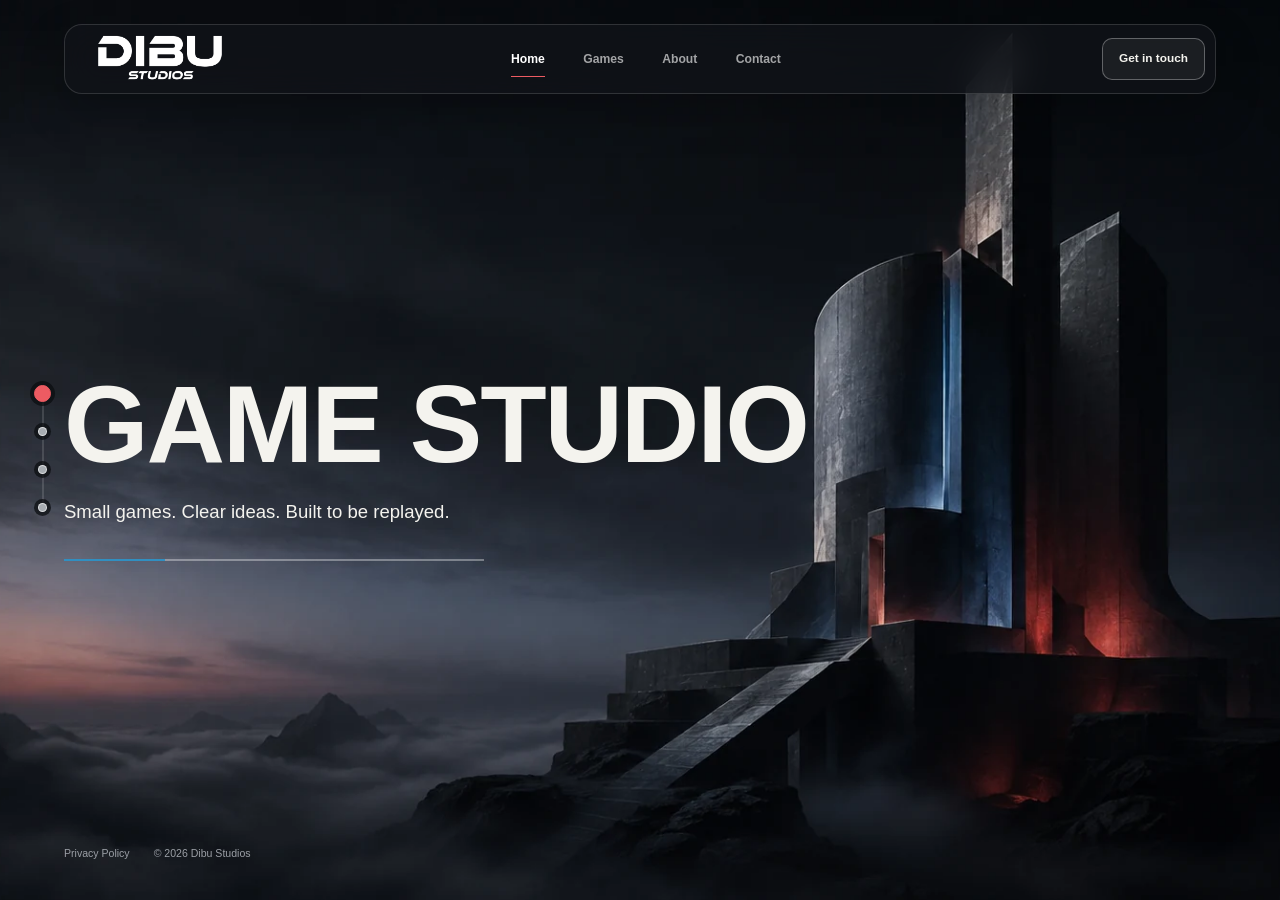
<file: index.html>
<!doctype html>
<html lang="en">
<head>
  <meta charset="utf-8">
  <meta name="viewport" content="width=device-width, initial-scale=1">
  <meta name="description" content="Dibu Studios is an independent game studio creating focused, replayable games with a strong visual identity.">
  <meta name="theme-color" content="#0b0d10">
  <meta property="og:title" content="Dibu Studios">
  <meta property="og:description" content="Small games. Clear ideas. Built to be replayed.">
  <meta property="og:type" content="website">
  <title>Dibu Studios</title>
  <link rel="stylesheet" href="style.css">
</head>
<body class="presentation-page">
  <header class="site-header">
    <div class="nav-shell">
      <a class="brand panel-link" href="#home" data-panel="home" aria-label="Dibu Studios home">
        <img src="logo.png" alt="Dibu Studios" width="1080" height="1080">
      </a>
      <button class="menu-button" type="button" aria-label="Open navigation" aria-expanded="false" aria-controls="primary-navigation">
        <span></span>
        <span></span>
        <span></span>
      </button>
      <nav id="primary-navigation" aria-label="Primary navigation">
        <a class="panel-link" href="#home" data-panel="home">Home</a>
        <a class="panel-link" href="#games" data-panel="games">Games</a>
        <a class="panel-link" href="#about" data-panel="about">About</a>
        <a class="panel-link" href="#contact" data-panel="contact">Contact</a>
      </nav>
      <a class="contact-button" href="mailto:dibustudiosofficial@gmail.com?subject=Dibu%20Studios%20Website%20Contact">Get in touch</a>
    </div>
  </header>

  <main class="stage" aria-live="polite">
    <section class="panel panel-home is-active" id="home" data-panel-index="0" aria-labelledby="home-title">
      <div class="panel-background" aria-hidden="true"></div>
      <div class="panel-shade" aria-hidden="true"></div>
      <div class="panel-content home-content">
        <h1 id="home-title">GAME STUDIO</h1>
        <p class="home-statement">Small games. Clear ideas. Built to be replayed.</p>
      </div>
    </section>

    <section class="panel panel-games" id="games" data-panel-index="1" aria-labelledby="games-title" aria-hidden="true">
      <div class="panel-background" aria-hidden="true"></div>
      <div class="panel-shade" aria-hidden="true"></div>
      <div class="panel-content games-content">
        <div class="games-heading">
          <p class="panel-kicker">Featured Game</p>
          <h2 id="games-title">CIRCULATE</h2>
          <p class="game-type">Reflex Arcade</p>
        </div>
        <div class="games-copy">
          <p class="game-description">A fast-paced reflex arcade game built around timing, precision, streaks, and score chasing.</p>
          <p class="game-metadata">One-touch gameplay <span>&middot;</span> Global leaderboards <span>&middot;</span> Coin progression <span>&middot;</span> Cosmetic cursor skins</p>
          <p class="platforms">
            <a href="https://apps.apple.com/app/id6803274012" target="_blank" rel="noopener noreferrer">iOS</a>
            <span>&middot;</span>
            <a href="https://play.google.com/store/apps/details?id=com.dibustudios.circulate" target="_blank" rel="noopener noreferrer">Android</a>
          </p>
        </div>
      </div>
    </section>

    <section class="panel panel-about" id="about" data-panel-index="2" aria-labelledby="about-title" aria-hidden="true">
      <div class="panel-background" aria-hidden="true"></div>
      <div class="panel-shade" aria-hidden="true"></div>
      <div class="panel-content about-content">
        <p class="panel-kicker">The Studio</p>
        <h2 id="about-title">ABOUT</h2>
        <p>Dibu Studios is an independent game studio creating focused games built around simple mechanics, strong visual identity, and replayability.</p>
      </div>
    </section>

    <section class="panel panel-contact" id="contact" data-panel-index="3" aria-labelledby="contact-title" aria-hidden="true">
      <div class="panel-background" aria-hidden="true"></div>
      <div class="panel-content contact-content">
        <header class="contact-heading">
          <p class="panel-kicker">Start a conversation</p>
          <h2 id="contact-title">CONTACT</h2>
          <a href="mailto:dibustudiosofficial@gmail.com">dibustudiosofficial@gmail.com</a>
        </header>

        <form id="contact-form" action="mailto:dibustudiosofficial@gmail.com?subject=Dibu%20Studios%20Website%20Contact" method="post" enctype="text/plain">
          <div class="field-row">
            <div class="field">
              <label for="contact-name">Name</label>
              <input id="contact-name" name="name" type="text" autocomplete="name" required>
            </div>
            <div class="field">
              <label for="contact-email">Email</label>
              <input id="contact-email" name="email" type="email" autocomplete="email" required>
            </div>
          </div>
          <div class="field">
            <label for="contact-message">Message</label>
            <textarea id="contact-message" name="message" rows="4" required></textarea>
          </div>
          <button type="submit">Submit <span aria-hidden="true">&#8599;</span></button>
        </form>
      </div>
    </section>
  </main>

  <div class="scene-rail" role="navigation" aria-label="Presentation sections">
    <button class="scene-dot panel-link is-active" type="button" data-panel="home" aria-label="Home">
      <span class="sr-only">Home</span>
    </button>
    <button class="scene-dot panel-link" type="button" data-panel="games" aria-label="Games">
      <span class="sr-only">Games</span>
    </button>
    <button class="scene-dot panel-link" type="button" data-panel="about" aria-label="About">
      <span class="sr-only">About</span>
    </button>
    <button class="scene-dot panel-link" type="button" data-panel="contact" aria-label="Contact">
      <span class="sr-only">Contact</span>
    </button>
  </div>

  <div class="presentation-footer">
    <a href="privacy.html">Privacy Policy</a>
    <p>&copy; 2026 Dibu Studios</p>
  </div>

  <script src="script.js"></script>
</body>
</html>
</file>
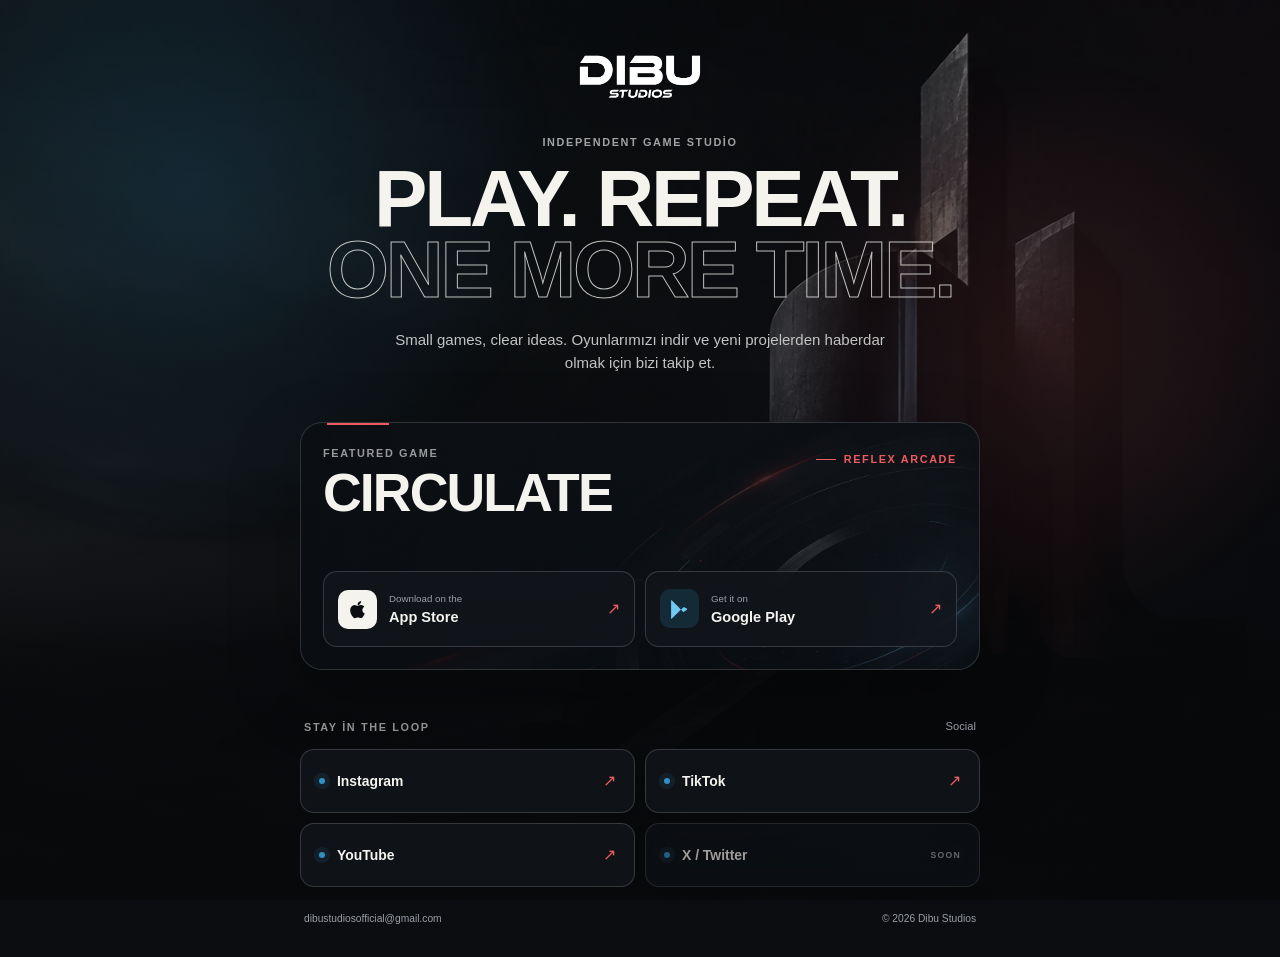
<file: link/index.html>
<!doctype html>
<html lang="tr">
<head>
  <meta charset="utf-8">
  <meta name="viewport" content="width=device-width, initial-scale=1">
  <meta name="description" content="Dibu Studios oyunları, mobil mağaza bağlantıları ve sosyal medya hesapları.">
  <meta name="theme-color" content="#0b0d10">
  <meta property="og:title" content="Dibu Studios — Links">
  <meta property="og:description" content="Oyunlarımızı indir, Dibu Studios'u takip et.">
  <meta property="og:type" content="website">
  <title>Dibu Studios — Links</title>
  <link rel="icon" href="../logo.png">
  <link rel="stylesheet" href="link.css">
</head>
<body>
  <div class="ambient" aria-hidden="true"></div>

  <main class="link-page">
    <header class="profile">
      <a class="brand" href="../index.html" aria-label="Dibu Studios ana sayfa">
        <img src="../logo.png" alt="Dibu Studios" width="1080" height="1080">
      </a>
      <p class="eyebrow">Independent game studio</p>
      <h1>PLAY. REPEAT.<br><span>ONE MORE TIME.</span></h1>
      <p class="intro">Small games, clear ideas. Oyunlarımızı indir ve yeni projelerden haberdar olmak için bizi takip et.</p>
    </header>

    <section class="featured" aria-labelledby="featured-title">
      <div class="featured-copy">
        <div>
          <p class="section-label">Featured game</p>
          <h2 id="featured-title">CIRCULATE</h2>
        </div>
        <span class="game-tag">Reflex Arcade</span>
      </div>

      <div class="store-grid">
        <a class="link-card store-card" href="https://apps.apple.com/app/id6803274012" target="_blank" rel="noopener noreferrer">
          <span class="icon" aria-hidden="true">
            <svg viewBox="0 0 24 24"><path d="M17.05 20.28c-.98.95-2.05.8-3.08.35-1.09-.46-2.09-.48-3.24 0-1.44.62-2.2.44-3.06-.35C2.79 15.25 3.51 7.59 9.05 7.31c1.35.07 2.29.74 3.08.79 1.18-.24 2.31-.93 3.57-.84 1.51.12 2.65.72 3.4 1.8-3.12 1.87-2.38 5.98.48 7.13-.57 1.5-1.31 2.99-2.53 4.09ZM12.03 7.25C11.88 5.02 13.69 3.18 15.77 3c.29 2.58-2.34 4.5-3.74 4.25Z"/></svg>
          </span>
          <span class="card-copy"><small>Download on the</small><strong>App Store</strong></span>
          <span class="arrow" aria-hidden="true">&#8599;</span>
        </a>

        <a class="link-card store-card" href="https://play.google.com/store/apps/details?id=com.dibustudios.circulate" target="_blank" rel="noopener noreferrer">
          <span class="icon play-icon" aria-hidden="true">
            <svg viewBox="0 0 24 24"><path d="M3.61 2.15a1.5 1.5 0 0 0-.39 1.03v17.64c0 .4.15.76.39 1.03L13.5 12 3.61 2.15Zm11.2 8.54-2.5-1.45L5.18 5.12l9.63 5.57Zm-9.63 8.19 7.13-4.12 2.5-1.45-9.63 5.57Zm11.27-4.62 3.02-1.74c.7-.4.7-1.05 0-1.45l-3.02-1.74-2.94 2.93 2.94 3Z"/></svg>
          </span>
          <span class="card-copy"><small>Get it on</small><strong>Google Play</strong></span>
          <span class="arrow" aria-hidden="true">&#8599;</span>
        </a>
      </div>
    </section>

    <section class="socials" aria-labelledby="social-title">
      <div class="section-heading">
        <p class="section-label" id="social-title">Stay in the loop</p>
        <span>Social</span>
      </div>

      <!-- Hesaplar hazır olduğunda href değerlerini değiştirip aria-disabled ve coming-soon sınıflarını kaldır. -->
      <div class="social-grid">
        <a class="link-card social-card" href="https://www.instagram.com/dibustudios/" target="_blank" rel="noopener noreferrer">
          <span class="social-name">Instagram</span>
          <span class="arrow" aria-hidden="true">&#8599;</span>
        </a>
        <a class="link-card social-card" href="https://www.tiktok.com/@dibustudios" target="_blank" rel="noopener noreferrer">
          <span class="social-name">TikTok</span>
          <span class="arrow" aria-hidden="true">&#8599;</span>
        </a>
        <a class="link-card social-card" href="https://www.youtube.com/@DiBuStudiosYB" target="_blank" rel="noopener noreferrer">
          <span class="social-name">YouTube</span>
          <span class="arrow" aria-hidden="true">&#8599;</span>
        </a>
        <a class="link-card social-card coming-soon" href="#" aria-disabled="true" tabindex="-1">
          <span class="social-name">X / Twitter</span>
          <span class="status">Soon</span>
        </a>
      </div>
    </section>

    <footer>
      <a href="mailto:dibustudiosofficial@gmail.com">dibustudiosofficial@gmail.com</a>
      <span>&copy; 2026 Dibu Studios</span>
    </footer>
  </main>
</body>
</html>
</file>
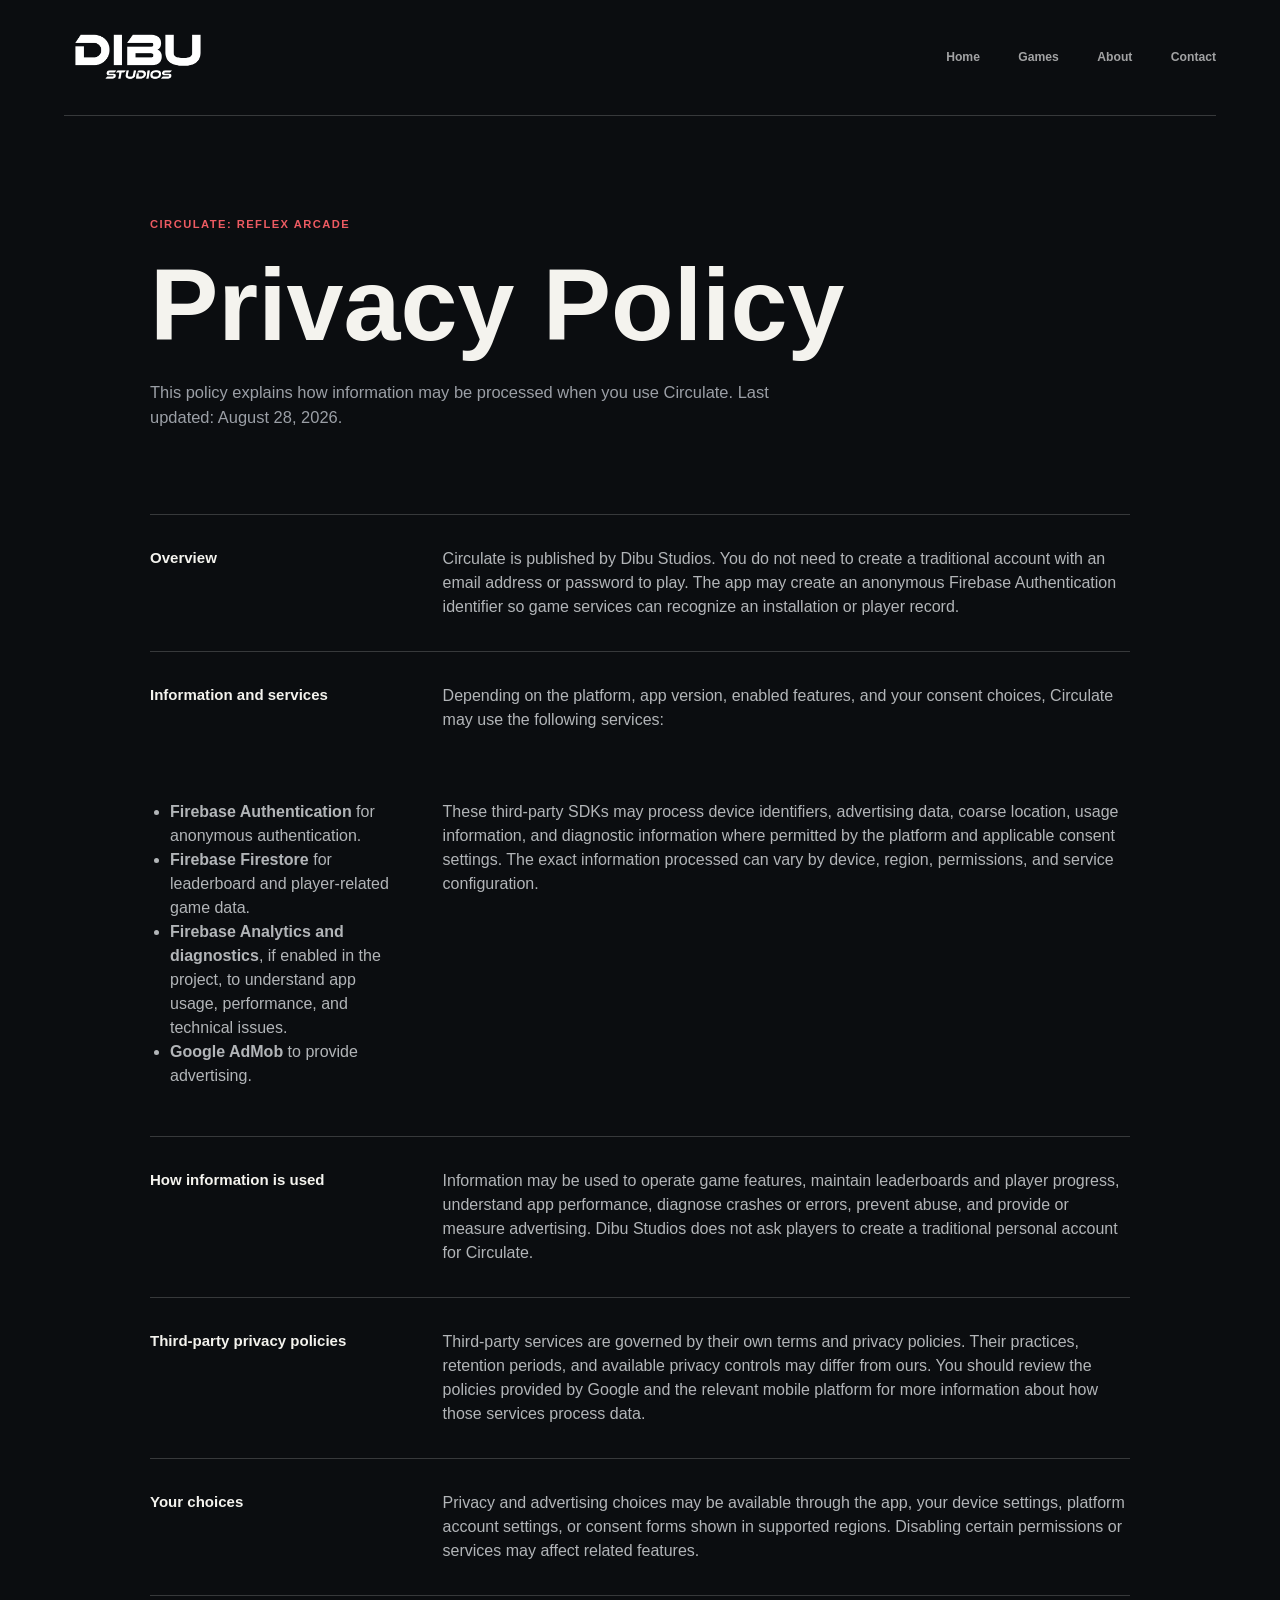
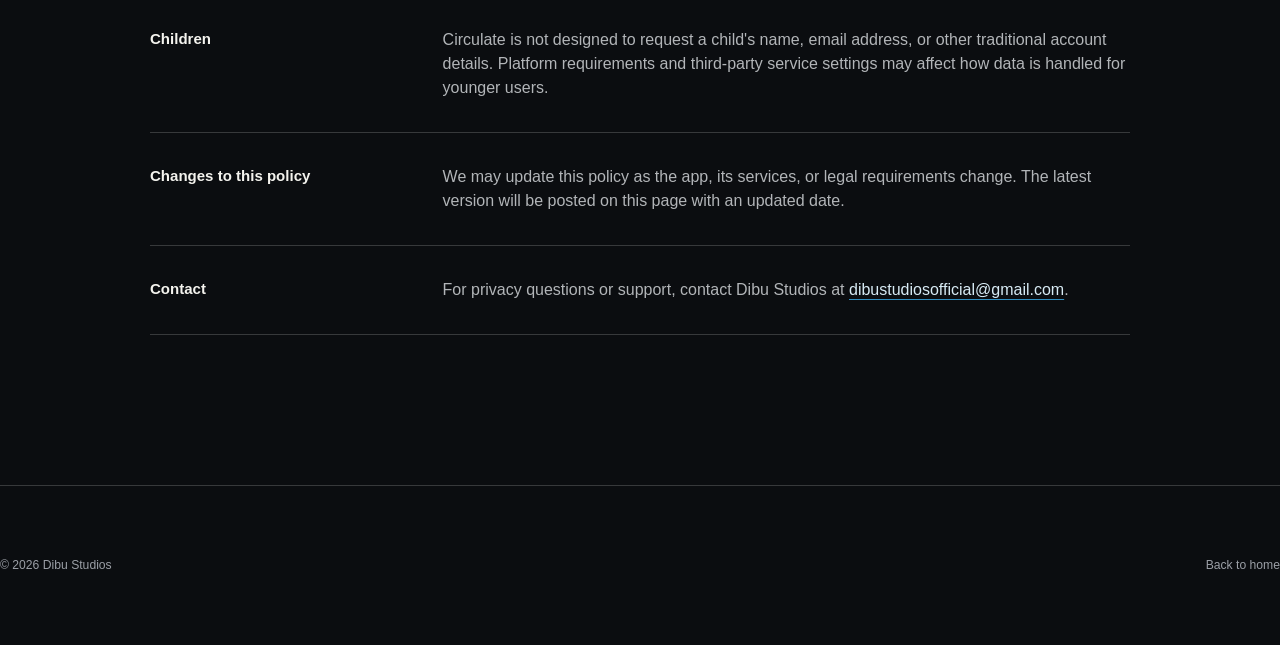
<file: privacy.html>
<!doctype html>
<html lang="en">
<head>
  <meta charset="utf-8">
  <meta name="viewport" content="width=device-width, initial-scale=1">
  <meta name="description" content="Privacy policy for Circulate: Reflex Arcade by Dibu Studios.">
  <meta name="theme-color" content="#f4f8fb">
  <title>Dibu Studios</title>
  <link rel="stylesheet" href="style.css">
</head>
<body class="privacy-page">
  <header class="site-header legal-header">
    <a class="brand" href="index.html" aria-label="Dibu Studios home">
      <img src="logo.png" alt="Dibu Studios" width="1080" height="1080">
    </a>
    <nav aria-label="Primary navigation">
      <a href="index.html#home">Home</a>
      <a href="index.html#games">Games</a>
      <a href="index.html#about">About</a>
      <a href="index.html#contact">Contact</a>
    </nav>
  </header>

  <main class="legal-main">
    <p class="eyebrow">Circulate: Reflex Arcade</p>
    <h1>Privacy Policy</h1>
    <p class="legal-intro">This policy explains how information may be processed when you use Circulate. Last updated: August 28, 2026.</p>

    <article class="legal-card">
      <section>
        <h2>Overview</h2>
        <p>Circulate is published by Dibu Studios. You do not need to create a traditional account with an email address or password to play. The app may create an anonymous Firebase Authentication identifier so game services can recognize an installation or player record.</p>
      </section>

      <section>
        <h2>Information and services</h2>
        <p>Depending on the platform, app version, enabled features, and your consent choices, Circulate may use the following services:</p>
        <ul>
          <li><strong>Firebase Authentication</strong> for anonymous authentication.</li>
          <li><strong>Firebase Firestore</strong> for leaderboard and player-related game data.</li>
          <li><strong>Firebase Analytics and diagnostics</strong>, if enabled in the project, to understand app usage, performance, and technical issues.</li>
          <li><strong>Google AdMob</strong> to provide advertising.</li>
        </ul>
        <p>These third-party SDKs may process device identifiers, advertising data, coarse location, usage information, and diagnostic information where permitted by the platform and applicable consent settings. The exact information processed can vary by device, region, permissions, and service configuration.</p>
      </section>

      <section>
        <h2>How information is used</h2>
        <p>Information may be used to operate game features, maintain leaderboards and player progress, understand app performance, diagnose crashes or errors, prevent abuse, and provide or measure advertising. Dibu Studios does not ask players to create a traditional personal account for Circulate.</p>
      </section>

      <section>
        <h2>Third-party privacy policies</h2>
        <p>Third-party services are governed by their own terms and privacy policies. Their practices, retention periods, and available privacy controls may differ from ours. You should review the policies provided by Google and the relevant mobile platform for more information about how those services process data.</p>
      </section>

      <section>
        <h2>Your choices</h2>
        <p>Privacy and advertising choices may be available through the app, your device settings, platform account settings, or consent forms shown in supported regions. Disabling certain permissions or services may affect related features.</p>
      </section>

      <section>
        <h2>Children</h2>
        <p>Circulate is not designed to request a child's name, email address, or other traditional account details. Platform requirements and third-party service settings may affect how data is handled for younger users.</p>
      </section>

      <section>
        <h2>Changes to this policy</h2>
        <p>We may update this policy as the app, its services, or legal requirements change. The latest version will be posted on this page with an updated date.</p>
      </section>

      <section>
        <h2>Contact</h2>
        <p>For privacy questions or support, contact Dibu Studios at <a href="mailto:dibustudiosofficial@gmail.com">dibustudiosofficial@gmail.com</a>.</p>
      </section>
    </article>
  </main>

  <footer class="section-shell">
    <p>&copy; 2026 Dibu Studios</p>
    <a href="index.html">Back to home</a>
  </footer>
</body>
</html>
</file>
<file: style.css>
:root {
  --black: #0b0d10;
  --panel: #101319;
  --white: #f4f3ee;
  --muted: #9b9fa6;
  --line: rgba(255, 255, 255, 0.18);
  --red: #ed5b62;
  --blue: #318fc1;
  --content: 1320px;
  --gutter: clamp(24px, 5vw, 76px);
  --transition: 280ms cubic-bezier(0.22, 1, 0.36, 1);
}

* {
  box-sizing: border-box;
}

html {
  background: var(--black);
}

body {
  margin: 0;
  background: var(--black);
  color: var(--white);
  font-family: -apple-system, BlinkMacSystemFont, "Segoe UI", Helvetica, Arial, sans-serif;
  line-height: 1.5;
  user-select: none;
  -webkit-user-select: none;
  -webkit-font-smoothing: antialiased;
}

a {
  color: inherit;
  text-decoration: none;
}

img {
  display: block;
  max-width: 100%;
}

.presentation-page {
  width: 100%;
  height: 100vh;
  height: 100svh;
  overflow: hidden;
}

.site-header {
  position: fixed;
  z-index: 30;
  top: 24px;
  right: 0;
  left: 0;
  width: min(calc(100% - (var(--gutter) * 2)), var(--content));
  margin-inline: auto;
}

.nav-shell {
  min-height: 70px;
  display: grid;
  grid-template-columns: 1fr auto 1fr;
  align-items: center;
  gap: 30px;
  padding: 8px 10px 8px 22px;
  border: 1px solid rgba(255, 255, 255, 0.14);
  border-radius: 18px;
  background: rgba(17, 20, 25, 0.72);
  box-shadow: 0 18px 46px rgba(0, 0, 0, 0.22);
  backdrop-filter: blur(18px);
  -webkit-backdrop-filter: blur(18px);
}

.brand,
.footer-brand {
  display: block;
  overflow: hidden;
}

.brand {
  width: 146px;
  height: 50px;
}

.brand img,
.footer-brand img {
  width: 100%;
  height: 100%;
  object-fit: cover;
  object-position: center 54%;
  filter: brightness(0) invert(1);
}

nav {
  display: flex;
  align-items: center;
  gap: clamp(22px, 3vw, 44px);
  font-size: 0.76rem;
  font-weight: 650;
}

nav a {
  position: relative;
  color: rgba(255, 255, 255, 0.62);
  transition: color 180ms ease;
}

nav a::after {
  content: "";
  position: absolute;
  right: 0;
  bottom: -9px;
  left: 0;
  height: 1px;
  background: var(--red);
  transform: scaleX(0);
  transition: transform 180ms ease;
}

nav a:hover,
nav a:focus-visible,
nav a.is-active {
  color: #fff;
}

nav a.is-active::after {
  transform: scaleX(1);
}

.menu-button {
  display: none;
}

.contact-button {
  justify-self: end;
  padding: 11px 16px;
  border: 1px solid rgba(255, 255, 255, 0.31);
  border-radius: 10px;
  background: rgba(255, 255, 255, 0.06);
  font-size: 0.74rem;
  font-weight: 680;
  transition: background 180ms ease, color 180ms ease;
}

.contact-button:hover,
.contact-button:focus-visible {
  background: var(--white);
  color: var(--black);
}

.stage {
  position: fixed;
  inset: 0;
  overflow: hidden;
}

.panel {
  position: absolute;
  inset: 0;
  z-index: 0;
  overflow: hidden;
  visibility: hidden;
  pointer-events: none;
  transition: visibility 0s linear 560ms;
}

.panel.is-active,
.panel.is-exiting {
  z-index: 1;
  visibility: visible;
  transition-delay: 0s;
}

.panel.is-active {
  pointer-events: auto;
}

.presentation-page.is-transitioning .panel {
  pointer-events: none;
}

.panel-background,
.panel-shade {
  position: fixed;
  inset: 0;
  transition: opacity 560ms ease;
}

.panel-background {
  opacity: 0;
}

.panel-shade {
  opacity: 1;
}

.panel-background {
  background-color: var(--panel);
  background-position: center;
  background-size: cover;
  transform: scale(1.035) translate3d(0, 0, 0);
  transition:
    opacity 560ms ease,
    transform 900ms cubic-bezier(0.22, 1, 0.36, 1);
}

.panel.is-active .panel-background {
  opacity: 1;
}

.panel.is-active .panel-shade {
  opacity: 0;
}

.panel.is-active .panel-background {
  transform: scale(1);
}

.panel-home .panel-background {
  background-image: url("hero-bg.webp");
  background-position: center;
}

.panel-games .panel-background {
  background-image: url("circulate-bg.webp");
  background-position: center;
}

.panel-about .panel-background {
  background-image: url("hero-bg.webp");
  background-position: 72% center;
  filter: saturate(0.45);
}

.panel-contact .panel-background {
  background:
    linear-gradient(110deg, #0b0d10 0%, #11151a 62%, #0d1115 100%);
}

.panel-shade {
  background: rgba(6, 8, 11, 0.55);
}



.panel-about .panel-shade {
  background: rgba(7, 9, 12, 0.84);
}

.panel-content {
  position: relative;
  z-index: 2;
  width: min(calc(100% - (var(--gutter) * 2)), var(--content));
  min-height: 100%;
  margin-inline: auto;
  padding: 132px 0 94px;
}

.platforms a {
  color: inherit;
  text-decoration: none;
}

.platforms a:hover {
  text-decoration: underline;
}


.panel-content h1,
.panel-content h2,
.panel-content .panel-kicker,
.panel-content .home-statement,
.panel-content .game-type,
.panel-content .games-copy,
.panel-content.about-content > p:last-child,
.panel-content .contact-heading > a,
.panel-content form {
  opacity: 1;
  transform: translate3d(0, 0, 0);
  transition:
    opacity 220ms ease,
    transform 280ms cubic-bezier(0.22, 1, 0.36, 1);
}

.panel.is-exiting .panel-content h1,
.panel.is-exiting .panel-content h2 {
  opacity: 0;
  transform: translate3d(-24px, 0, 0);
}

.panel.is-exiting .panel-content .panel-kicker,
.panel.is-exiting .panel-content .home-statement,
.panel.is-exiting .panel-content .game-type,
.panel.is-exiting .panel-content .games-copy,
.panel.is-exiting .panel-content.about-content > p:last-child,
.panel.is-exiting .panel-content .contact-heading > a,
.panel.is-exiting .panel-content form {
  opacity: 0;
  transform: translate3d(20px, 0, 0);
}

.panel.is-entering .panel-content h1,
.panel.is-entering .panel-content h2 {
  opacity: 0;
  transform: translate3d(24px, 0, 0);
}

.panel.is-entering .panel-content .panel-kicker,
.panel.is-entering .panel-content .home-statement,
.panel.is-entering .panel-content .game-type,
.panel.is-entering .panel-content .games-copy,
.panel.is-entering .panel-content.about-content > p:last-child,
.panel.is-entering .panel-content .contact-heading > a,
.panel.is-entering .panel-content form {
  opacity: 0;
  transform: translate3d(-20px, 0, 0);
}

.panel-kicker,
.game-type,
.platforms {
  font-size: 0.72rem;
  font-weight: 720;
  letter-spacing: 0.15em;
  text-transform: uppercase;
}

.panel-kicker {
  margin: 0 0 18px;
  color: rgba(255, 255, 255, 0.68);
}

.home-content {
  display: flex;
  flex-direction: column;
  justify-content: center;
  align-items: flex-start;
}

.home-content::after {
  content: "";
  width: min(420px, 42vw);
  height: 2px;
  margin-top: 36px;
  background: linear-gradient(90deg, var(--blue) 0 24%, rgba(255, 255, 255, 0.35) 24% 100%);
}

.home-content h1 {
  max-width: 880px;
  margin: 0;
  font-size: clamp(4.8rem, 8.5vw, 7.8rem);
  font-weight: 790;
  line-height: 0.88;
  letter-spacing: -0.02em;
}

.home-statement {
  max-width: 100%;
  margin: 28px 0 0;
  font-size: clamp(1rem, 1.45vw, 1.3rem);
  font-weight: 520;
  line-height: 1.24;
}

.games-content {
  display: grid;
  grid-template-columns: minmax(0, 1.4fr) minmax(310px, 0.6fr);
  align-items: center;
  gap: clamp(52px, 8vw, 130px);
}

.games-heading h2,
.about-content h2,
.contact-heading h2 {
  margin: 0;
  font-weight: 790;
  line-height: 0.82;
  letter-spacing: -0.02em;
}

.games-heading h2 {
  font-size: clamp(4.8rem, 11vw, 10rem);
}

.game-type {
  display: flex;
  align-items: center;
  gap: 14px;
  margin: 30px 0 0;
  color: var(--red);
}

.game-type::before {
  content: "";
  width: 40px;
  height: 2px;
  background: var(--red);
}

.games-copy {
  align-self: end;
  padding-bottom: clamp(20px, 10vh, 105px);
}

.game-description {
  margin: 0 0 30px;
  font-size: clamp(1.2rem, 2.1vw, 1.75rem);
  font-weight: 460;
  line-height: 1.36;
}

.game-metadata {
  padding-top: 22px;
  margin: 0 0 35px;
  border-top: 1px solid var(--line);
  color: var(--muted);
  font-size: 0.8rem;
  line-height: 1.9;
}

.game-metadata span {
  color: var(--blue);
}

.platforms {
  margin: 0;
}

.platforms span {
  color: var(--red);
}

.about-content {
  display: flex;
  flex-direction: column;
  justify-content: center;
  align-items: flex-start;
}

.about-content h2 {
  font-size: clamp(4rem, 6.3vw, 6.4rem);
}

.about-content > p:last-child {
  max-width: 820px;
  padding-left: clamp(22px, 5vw, 74px);
  margin: 58px 0 0;
  border-left: 2px solid var(--blue);
  color: #d6d6d3;
  font-size: clamp(1.35rem, 2.8vw, 2.5rem);
  font-weight: 420;
  line-height: 1.32;
}

.contact-content {
  display: grid;
  grid-template-columns: minmax(280px, 0.78fr) minmax(430px, 1.22fr);
  align-items: center;
  gap: clamp(70px, 11vw, 170px);
}

.contact-heading h2 {
  font-size: clamp(3.8rem, 5.6vw, 5.8rem);
}

.contact-heading > a {
  display: inline-block;
  margin-top: 34px;
  font-size: 0.86rem;
  font-weight: 650;
  text-decoration: underline;
  text-decoration-color: var(--blue);
  text-underline-offset: 6px;
  overflow-wrap: anywhere;
}

.field-row {
  display: grid;
  grid-template-columns: repeat(2, minmax(0, 1fr));
  gap: 30px;
}

.field {
  margin-bottom: 31px;
}

label {
  display: block;
  margin-bottom: 8px;
  color: #c8cacc;
  font-size: 0.68rem;
  font-weight: 700;
  letter-spacing: 0.11em;
  text-transform: uppercase;
}

input,
textarea {
  width: 100%;
  border: 0;
  border-bottom: 1px solid rgba(255, 255, 255, 0.36);
  border-radius: 0;
  outline: 0;
  background: transparent;
  color: var(--white);
  font: inherit;
  user-select: text;
  -webkit-user-select: text;
}

input {
  height: 45px;
}

textarea {
  min-height: 116px;
  padding: 12px 0;
  resize: vertical;
}

input:focus,
textarea:focus {
  border-bottom-color: var(--blue);
  box-shadow: 0 1px 0 var(--blue);
}

button {
  font: inherit;
}

form button {
  min-width: 158px;
  min-height: 51px;
  padding: 0 22px;
  border: 1px solid rgba(255, 255, 255, 0.42);
  border-radius: 7px;
  background: var(--white);
  color: var(--black);
  font-size: 0.78rem;
  font-weight: 720;
  cursor: pointer;
  transition: background 180ms ease, color 180ms ease;
}

form button span {
  margin-left: 27px;
  color: var(--red);
}

form button:hover,
form button:focus-visible {
  background: transparent;
  color: var(--white);
}

.presentation-footer {
  position: fixed;
  z-index: 10;
  bottom: 38px;
  left: var(--gutter);
  display: flex;
  align-items: center;
  gap: 24px;
  color: var(--muted);
  font-size: 0.66rem;
}

.presentation-footer a:hover,
.presentation-footer a:focus-visible {
  color: #fff;
}

.presentation-footer p {
  margin: 0;
}

.scene-rail {
  position: fixed;
  z-index: 16;
  top: 50%;
  left: clamp(12px, 2vw, 30px);
  display: flex;
  flex-direction: column;
  align-items: center;
  transform: translateY(-50%);
}

.scene-rail::before {
  content: "";
  position: absolute;
  z-index: 0;
  top: 17px;
  bottom: 17px;
  left: 50%;
  width: 1px;
  background: rgba(255, 255, 255, 0.28);
  transform: translateX(-50%);
}

.scene-dot {
  position: relative;
  z-index: 1;
  width: 34px;
  height: 38px;
  display: grid;
  place-items: center;
  padding: 0;
  border: 0;
  background: transparent;
  cursor: pointer;
}

.scene-dot::before {
  content: "";
  width: 7px;
  height: 7px;
  border: 1px solid rgba(255, 255, 255, 0.64);
  border-radius: 50%;
  background: #a8adb2;
  box-shadow: 0 0 0 4px rgba(11, 13, 16, 0.72);
  transition:
    width 220ms ease,
    height 220ms ease,
    border-color 220ms ease,
    background 220ms ease;
}

.scene-dot:hover::before,
.scene-dot:focus-visible::before {
  border-color: #fff;
  background: #fff;
}

.scene-dot.is-active::before {
  width: 15px;
  height: 15px;
  border-color: var(--red);
  background: var(--red);
}

.sr-only {
  position: absolute;
  width: 1px;
  height: 1px;
  padding: 0;
  margin: -1px;
  overflow: hidden;
  clip: rect(0, 0, 0, 0);
  white-space: nowrap;
  border: 0;
}

/* Privacy remains a conventional readable document. */
.privacy-page {
  min-height: 100vh;
  overflow-y: auto;
}

.privacy-page .site-header {
  position: relative;
  top: 0;
  min-height: 116px;
  display: flex;
  align-items: center;
  justify-content: space-between;
  border-bottom: 1px solid var(--line);
}

.privacy-page .site-header .brand {
  width: 148px;
}

.privacy-page .site-header nav {
  margin-left: auto;
}

.legal-main {
  width: min(calc(100% - (var(--gutter) * 2)), 980px);
  margin-inline: auto;
  padding: 100px 0 150px;
}

.legal-main > .eyebrow {
  margin: 0 0 23px;
  color: var(--red);
  font-size: 0.7rem;
  font-weight: 700;
  letter-spacing: 0.13em;
  text-transform: uppercase;
}

.legal-main h1 {
  margin: 0 0 27px;
  font-size: clamp(3.5rem, 8vw, 7rem);
  font-weight: 740;
  line-height: 0.95;
}

.legal-intro {
  max-width: 670px;
  margin: 0 0 84px;
  color: var(--muted);
  font-size: 1.03rem;
}

.legal-card section {
  display: grid;
  grid-template-columns: minmax(180px, 0.7fr) 2fr;
  gap: 52px;
  padding: 32px 0;
  border-top: 1px solid var(--line);
}

.legal-card section:last-child {
  border-bottom: 1px solid var(--line);
}

.legal-card h2 {
  margin: 0;
  font-size: 0.94rem;
}

.legal-card p,
.legal-card ul {
  margin-top: 0;
  color: #b2b5b8;
}

.legal-card section > p:last-child,
.legal-card section > ul:last-child {
  margin-bottom: 0;
}

.legal-card ul {
  padding-left: 20px;
}

.legal-card a {
  color: #d8ebf5;
  text-decoration: underline;
  text-decoration-color: var(--blue);
  text-underline-offset: 4px;
}

.privacy-page footer {
  min-height: 160px;
  display: flex;
  align-items: center;
  justify-content: space-between;
  gap: 30px;
  border-top: 1px solid var(--line);
  color: var(--muted);
  font-size: 0.76rem;
}

.privacy-page footer p {
  margin: 0;
}

@media (max-width: 900px) {
  .nav-shell {
    grid-template-columns: auto 1fr;
  }

  .nav-shell nav {
    justify-self: end;
  }

  .contact-button {
    display: none;
  }

  .games-content,
  .contact-content {
    grid-template-columns: 1fr;
    align-content: center;
    gap: 46px;
  }

  .games-copy {
    max-width: 660px;
    align-self: auto;
    padding-bottom: 0;
  }

  .contact-heading > a {
    margin-top: 18px;
  }
}

@media (max-width: 620px) {
  :root {
    --gutter: 22px;
  }

  .presentation-page {
    height: 100dvh;
  }

  .presentation-page .site-header {
    top: 10px;
    width: calc(100% - 24px);
  }

  .presentation-page .nav-shell {
    position: relative;
    min-height: 58px;
    grid-template-columns: 1fr 44px;
    gap: 0;
    padding: 6px 7px 6px 14px;
    border-radius: 14px;
  }

  .presentation-page .brand {
    width: 92px;
    height: 34px;
  }

  .menu-button {
    width: 44px;
    height: 44px;
    display: grid;
    place-content: center;
    gap: 4px;
    padding: 0;
    border: 0;
    border-radius: 9px;
    background: rgba(255, 255, 255, 0.07);
    color: var(--white);
    cursor: pointer;
  }

  .menu-button span {
    width: 17px;
    height: 1px;
    display: block;
    background: currentColor;
    transition: transform 180ms ease, opacity 180ms ease;
  }

  .menu-open .menu-button span:first-child {
    transform: translateY(5px) rotate(45deg);
  }

  .menu-open .menu-button span:nth-child(2) {
    opacity: 0;
  }

  .menu-open .menu-button span:last-child {
    transform: translateY(-5px) rotate(-45deg);
  }

  .presentation-page .nav-shell nav {
    position: absolute;
    top: calc(100% + 8px);
    right: 0;
    width: min(224px, calc(100vw - 24px));
    display: flex;
    align-items: stretch;
    flex-direction: column;
    gap: 0;
    padding: 7px;
    border: 1px solid rgba(255, 255, 255, 0.14);
    border-radius: 13px;
    background: rgba(17, 20, 25, 0.94);
    box-shadow: 0 16px 36px rgba(0, 0, 0, 0.32);
    opacity: 0;
    visibility: hidden;
    transform: translateY(-7px);
    pointer-events: none;
    transition: opacity 180ms ease, transform 180ms ease, visibility 0s linear 180ms;
    backdrop-filter: blur(16px);
    -webkit-backdrop-filter: blur(16px);
  }

  .menu-open .nav-shell nav {
    opacity: 1;
    visibility: visible;
    transform: translateY(0);
    pointer-events: auto;
    transition-delay: 0s;
  }

  .presentation-page .nav-shell nav a {
    min-height: 44px;
    display: flex;
    align-items: center;
    padding: 0 13px;
    font-size: 0.78rem;
  }

  .presentation-page .nav-shell nav a::after {
    right: 13px;
    bottom: 3px;
    left: 13px;
  }

  .panel-home .panel-background {
    background-position: 67% center;
  }

  .panel-games .panel-background {
    background-position: 67% center;
  }

  .panel-about .panel-background {
    background-position: 71% center;
  }

  .panel-content {
    width: auto;
    margin-right: 20px;
    margin-left: 46px;
    padding: 84px 0 62px;
  }

  .panel-kicker {
    margin-bottom: 10px;
    font-size: 0.64rem;
  }

  .home-content h1 {
    max-width: 310px;
    font-size: clamp(3rem, 14vw, 4rem);
    line-height: 0.92;
  }

  .home-statement {
    max-width: 275px;
    margin-top: 24px;
    font-size: clamp(0.95rem, 4.2vw, 1.08rem);
    line-height: 1.38;
  }

  .home-content::after {
    width: min(210px, 66vw);
    margin-top: 26px;
  }

  .games-content {
    align-content: center;
    gap: 22px;
  }

  .games-heading h2 {
    font-size: clamp(2.65rem, 12.2vw, 3.5rem);
    line-height: 0.88;
  }

  .game-type {
    margin-top: 13px;
    font-size: 0.64rem;
  }

  .game-description {
    max-width: 325px;
    margin-bottom: 16px;
    font-size: clamp(0.96rem, 4vw, 1.06rem);
    line-height: 1.35;
  }

  .game-metadata {
    max-width: 330px;
    padding-top: 13px;
    margin-bottom: 17px;
    font-size: 0.67rem;
    line-height: 1.5;
  }

  .platforms {
    font-size: 0.66rem;
  }

  .about-content h2 {
    font-size: clamp(2.7rem, 11.5vw, 3.35rem);
    line-height: 0.9;
  }

  .about-content > p:last-child {
    max-width: 330px;
    padding-left: 14px;
    margin-top: 25px;
    font-size: clamp(1rem, 4.5vw, 1.16rem);
    line-height: 1.42;
  }

  .panel-contact {
    overflow-y: auto;
    overscroll-behavior: contain;
    touch-action: pan-y;
  }

  .contact-content {
    min-height: 100%;
    align-content: start;
    gap: 18px;
    padding-top: 86px;
    padding-bottom: 68px;
  }

  .contact-heading h2 {
    font-size: clamp(2.35rem, 10.5vw, 3rem);
    line-height: 0.9;
  }

  .contact-heading > a {
    margin-top: 12px;
    font-size: 0.7rem;
  }

  .field-row {
    grid-template-columns: 1fr;
    gap: 0;
  }

  .field {
    margin-bottom: 14px;
  }

  label {
    margin-bottom: 5px;
    font-size: 0.62rem;
  }

  input {
    height: 40px;
  }

  textarea {
    min-height: 72px;
    padding: 8px 0;
  }

  form button {
    width: auto;
    min-width: 148px;
    min-height: 46px;
  }

  .presentation-footer {
    bottom: 16px;
    left: 46px;
    font-size: 0.62rem;
  }

  .presentation-footer p {
    display: none;
  }

  .scene-rail {
    left: -6px;
  }

  .scene-dot {
    width: 44px;
    height: 44px;
  }

  .scene-rail::before {
    top: 22px;
    bottom: 22px;
  }

  .privacy-page .site-header {
    min-height: 112px;
    align-items: flex-start;
    flex-direction: column;
    justify-content: center;
    gap: 4px;
  }

  .privacy-page .site-header .brand {
    width: 108px;
    height: 38px;
  }

  .privacy-page .site-header nav {
    width: 100%;
    justify-content: space-between;
    margin: 0;
    font-size: 0.62rem;
  }

  .legal-main {
    padding: 75px 0 110px;
  }

  .legal-card section {
    grid-template-columns: 1fr;
    gap: 11px;
  }
}

@media (max-width: 380px) {
  .panel-content {
    margin-right: 16px;
    margin-left: 42px;
  }

  .home-content h1 {
    max-width: 285px;
    font-size: clamp(2.8rem, 13.8vw, 3.3rem);
  }

  .games-heading h2 {
    font-size: clamp(2.45rem, 11.8vw, 2.85rem);
  }

  .presentation-footer {
    left: 42px;
  }
}

@media (max-width: 620px) and (max-height: 700px) {
  .panel-content {
    padding-top: 78px;
    padding-bottom: 52px;
  }

  .presentation-footer {
    display: none;
  }

  .games-content {
    gap: 16px;
  }

  .game-metadata {
    margin-bottom: 12px;
  }

  .contact-content {
    padding-top: 78px;
    padding-bottom: 54px;
  }
}

@media (max-height: 700px) and (min-width: 621px) {
  .site-header {
    top: 14px;
  }

  .nav-shell {
    min-height: 62px;
  }

  .panel-content {
    padding-top: 98px;
    padding-bottom: 68px;
  }

  .home-content h1 {
    max-width: 700px;
    font-size: clamp(4.5rem, 8vw, 6.8rem);
  }

  .home-statement {
    margin-top: 32px;
  }

  .games-heading h2 {
    font-size: clamp(4.5rem, 9vw, 7.5rem);
  }

  .about-content h2 {
    font-size: clamp(3.8rem, 6vw, 5.5rem);
  }

  .about-content > p:last-child {
    margin-top: 38px;
  }
}

@media (prefers-reduced-motion: reduce) {
  :root {
    --transition: 1ms linear;
  }

  .panel-background {
    transition: none;
  }
}
</file>
<file: link/link.css>
:root {
  color-scheme: dark;
  --black: #0b0d10;
  --white: #f4f3ee;
  --muted: #9b9fa6;
  --red: #ed5b62;
  --blue: #318fc1;
  --line: rgba(255, 255, 255, 0.15);
}

* {
  box-sizing: border-box;
}

html {
  min-height: 100%;
  background: var(--black);
}

body {
  min-height: 100vh;
  min-height: 100svh;
  margin: 0;
  overflow-x: hidden;
  background: var(--black);
  color: var(--white);
  font-family: -apple-system, BlinkMacSystemFont, "Segoe UI", Helvetica, Arial, sans-serif;
  line-height: 1.5;
  -webkit-font-smoothing: antialiased;
}

body::before {
  content: "";
  position: fixed;
  inset: 0;
  z-index: 0;
  background:
    linear-gradient(180deg, rgba(6, 8, 11, 0.28), rgba(6, 8, 11, 0.96) 72%),
    linear-gradient(105deg, rgba(49, 143, 193, 0.1), transparent 42%, rgba(237, 91, 98, 0.08)),
    url("../hero-bg.webp") 64% center / cover no-repeat;
  filter: saturate(0.64);
}

.ambient {
  position: fixed;
  inset: 0;
  z-index: 1;
  pointer-events: none;
  background:
    radial-gradient(circle at 15% 20%, rgba(49, 143, 193, 0.16), transparent 28%),
    radial-gradient(circle at 82% 38%, rgba(237, 91, 98, 0.12), transparent 24%);
}

a {
  color: inherit;
  text-decoration: none;
}

.link-page {
  position: relative;
  z-index: 2;
  width: min(calc(100% - 32px), 680px);
  margin-inline: auto;
  padding: 48px 0 30px;
}

.profile {
  text-align: center;
}

.brand {
  width: 142px;
  height: 58px;
  display: block;
  overflow: hidden;
  margin: 0 auto 28px;
}

.brand img {
  width: 100%;
  height: 100%;
  display: block;
  object-fit: cover;
  object-position: center 54%;
  filter: brightness(0) invert(1);
}

.eyebrow,
.section-label,
.game-tag,
.status {
  font-size: 0.68rem;
  font-weight: 750;
  letter-spacing: 0.15em;
  text-transform: uppercase;
}

.eyebrow {
  margin: 0 0 14px;
  color: rgba(255, 255, 255, 0.62);
}

h1 {
  margin: 0;
  font-size: clamp(2.8rem, 11vw, 5rem);
  font-weight: 800;
  line-height: 0.88;
  letter-spacing: -0.04em;
}

h1 span {
  color: transparent;
  -webkit-text-stroke: 1px rgba(244, 243, 238, 0.78);
}

.intro {
  max-width: 520px;
  margin: 24px auto 0;
  color: #c2c3c3;
  font-size: 0.94rem;
}

.featured,
.socials {
  margin-top: 48px;
}

.featured {
  position: relative;
  overflow: hidden;
  padding: 22px;
  border: 1px solid var(--line);
  border-radius: 22px;
  background:
    linear-gradient(100deg, rgba(9, 12, 16, 0.89), rgba(9, 12, 16, 0.6)),
    url("../circulate-bg.webp") center / cover no-repeat;
  box-shadow: 0 24px 70px rgba(0, 0, 0, 0.27);
}

.featured::before {
  content: "";
  position: absolute;
  top: 0;
  left: 26px;
  width: 62px;
  height: 2px;
  background: var(--red);
}

.featured-copy,
.section-heading {
  display: flex;
  align-items: flex-start;
  justify-content: space-between;
  gap: 20px;
}

.section-label {
  margin: 0;
  color: rgba(255, 255, 255, 0.58);
}

h2 {
  margin: 5px 0 0;
  font-size: clamp(2rem, 8vw, 3.35rem);
  line-height: 0.95;
  letter-spacing: -0.035em;
}

.game-tag {
  display: flex;
  align-items: center;
  gap: 8px;
  margin-top: 6px;
  color: var(--red);
  white-space: nowrap;
}

.game-tag::before {
  content: "";
  width: 20px;
  height: 1px;
  background: currentColor;
}

.store-grid,
.social-grid {
  display: grid;
  gap: 10px;
}

.store-grid {
  grid-template-columns: repeat(2, minmax(0, 1fr));
  margin-top: 54px;
}

.link-card {
  border: 1px solid rgba(255, 255, 255, 0.16);
  background: rgba(19, 23, 28, 0.78);
  backdrop-filter: blur(14px);
  -webkit-backdrop-filter: blur(14px);
  transition: transform 180ms ease, border-color 180ms ease, background 180ms ease;
}

.link-card:not(.coming-soon):hover,
.link-card:not(.coming-soon):focus-visible {
  border-color: rgba(255, 255, 255, 0.46);
  background: rgba(31, 36, 42, 0.94);
  transform: translateY(-2px);
}

.store-card {
  min-height: 76px;
  display: grid;
  grid-template-columns: 39px 1fr auto;
  align-items: center;
  gap: 12px;
  padding: 12px 14px;
  border-radius: 14px;
}

.icon {
  width: 39px;
  height: 39px;
  display: grid;
  place-items: center;
  border-radius: 10px;
  background: var(--white);
  color: var(--black);
}

.icon svg {
  width: 23px;
  height: 23px;
  fill: currentColor;
}

.play-icon {
  background: rgba(49, 143, 193, 0.18);
  color: #70c8f3;
}

.card-copy {
  display: flex;
  flex-direction: column;
  line-height: 1.1;
}

.card-copy small {
  margin-bottom: 4px;
  color: var(--muted);
  font-size: 0.61rem;
}

.card-copy strong {
  font-size: 0.91rem;
}

.arrow {
  color: var(--red);
  font-size: 1rem;
}

.section-heading {
  align-items: center;
  margin: 0 4px 14px;
}

.section-heading > span {
  color: var(--muted);
  font-size: 0.7rem;
}

.social-grid {
  grid-template-columns: repeat(2, minmax(0, 1fr));
}

.social-card {
  min-height: 64px;
  display: flex;
  align-items: center;
  justify-content: space-between;
  gap: 12px;
  padding: 0 18px;
  border-radius: 14px;
}

.social-card::before {
  content: "";
  width: 6px;
  height: 6px;
  flex: 0 0 auto;
  border-radius: 50%;
  background: var(--blue);
  box-shadow: 0 0 0 5px rgba(49, 143, 193, 0.1);
}

.social-name {
  margin-right: auto;
  font-size: 0.87rem;
  font-weight: 680;
}

.coming-soon {
  cursor: default;
  opacity: 0.64;
  pointer-events: none;
}

.coming-soon .status {
  color: var(--muted);
  font-size: 0.54rem;
}

footer {
  display: flex;
  align-items: center;
  justify-content: space-between;
  gap: 20px;
  padding: 24px 4px 0;
  color: var(--muted);
  font-size: 0.64rem;
}

footer a:hover,
footer a:focus-visible {
  color: var(--white);
}

@media (max-width: 560px) {
  .link-page {
    width: min(calc(100% - 24px), 680px);
    padding-top: 28px;
  }

  .brand {
    width: 116px;
    height: 46px;
    margin-bottom: 21px;
  }

  .intro {
    max-width: 350px;
    font-size: 0.84rem;
  }

  .featured,
  .socials {
    margin-top: 34px;
  }

  .featured {
    padding: 18px;
    border-radius: 18px;
  }

  .featured-copy {
    align-items: flex-end;
  }

  .game-tag {
    margin-bottom: 2px;
    font-size: 0.58rem;
  }

  .game-tag::before {
    display: none;
  }

  .store-grid {
    grid-template-columns: 1fr;
    margin-top: 40px;
  }

  .social-card {
    min-height: 58px;
    padding: 0 14px;
  }

  footer {
    align-items: flex-start;
    flex-direction: column;
    gap: 7px;
    padding-bottom: 10px;
  }
}

@media (max-width: 380px) {
  .social-grid {
    grid-template-columns: 1fr;
  }

  h1 {
    font-size: 2.55rem;
  }
}

@media (prefers-reduced-motion: reduce) {
  .link-card {
    transition: none;
  }
}
</file>
